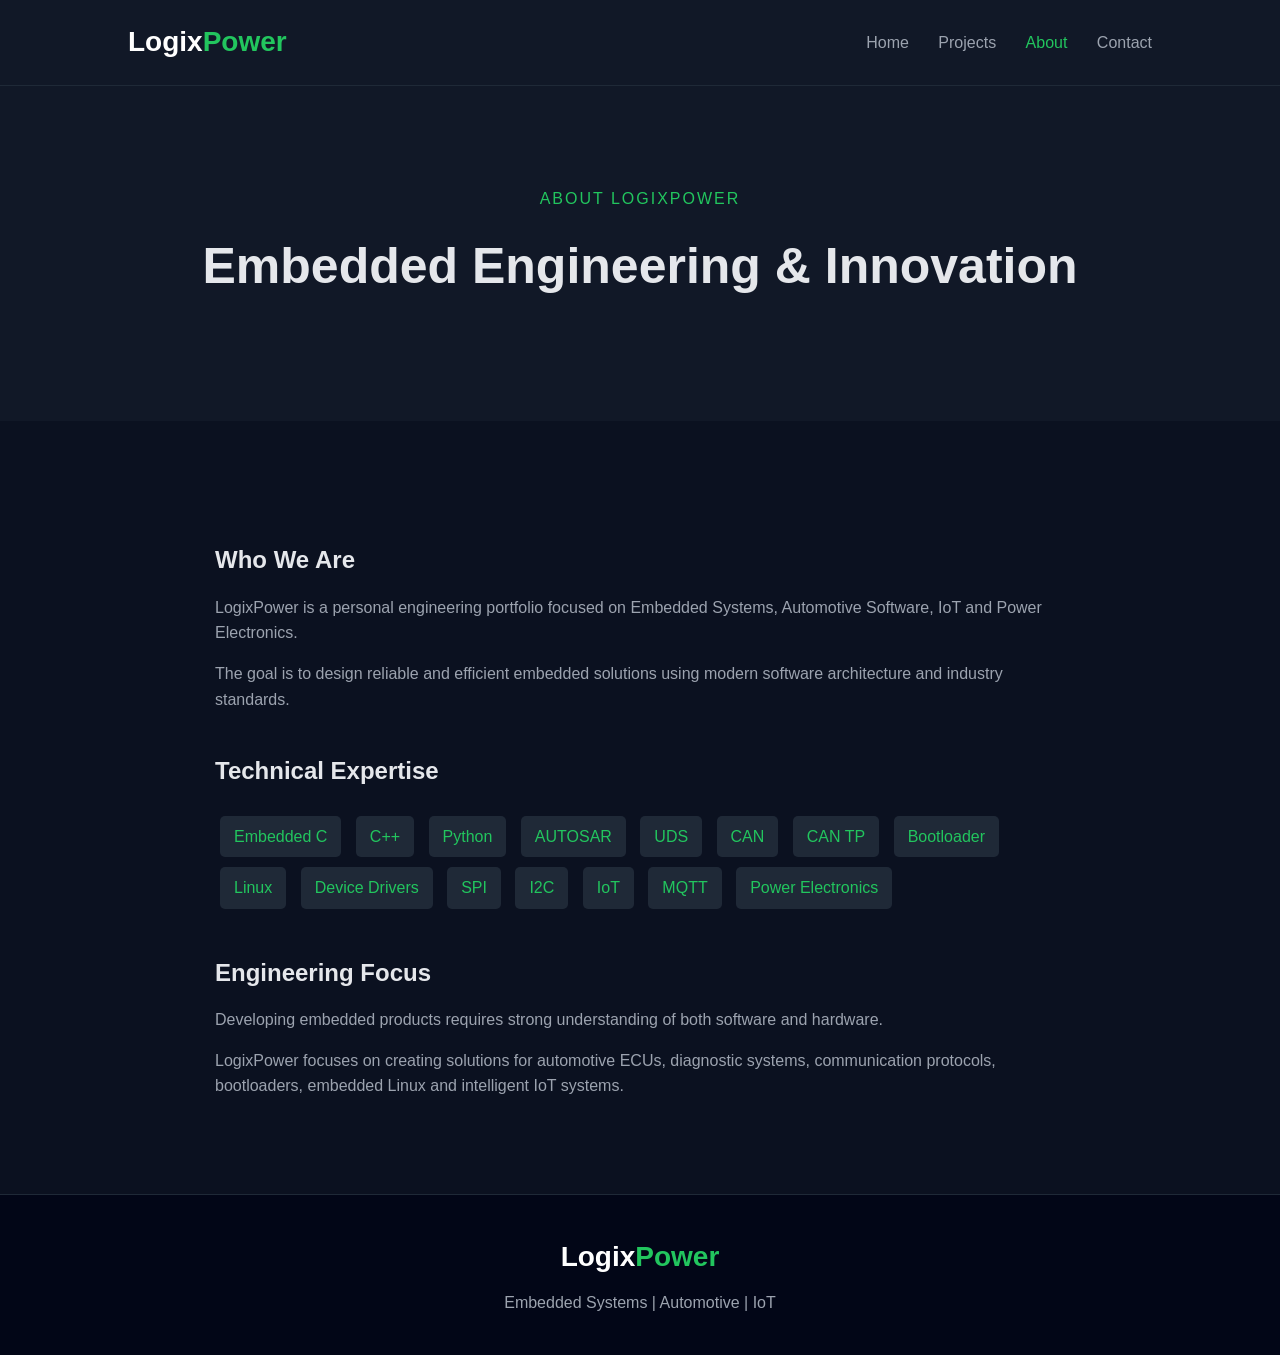
<file: about.html>
<!DOCTYPE html>

<html lang="en">

<head>

    <meta charset="UTF-8">

    <meta name="viewport"
          content="width=device-width, initial-scale=1.0">

    <title>About | LogixPower</title>

    <link rel="stylesheet"
          href="css/style.css">

</head>


<body>


<header class="navbar">

    <div class="logo">

        Logix<span>Power</span>

    </div>


    <nav>

        <a href="index.html">Home</a>

        <a href="projects.html">Projects</a>

        <a href="about.html"
           class="active">
            About
        </a>

        <a href="contact.html">
            Contact
        </a>

    </nav>

</header>



<section class="page-header">

    <p>ABOUT LOGIXPOWER</p>

    <h1>Embedded Engineering & Innovation</h1>

</section>



<section class="section about-section">


<div class="about-content">


<h2>Who We Are</h2>


<p>

    LogixPower is a personal engineering
    portfolio focused on Embedded Systems,
    Automotive Software, IoT and Power Electronics.

</p>


<p>

    The goal is to design reliable and efficient
    embedded solutions using modern software
    architecture and industry standards.

</p>



<h2>Technical Expertise</h2>


<div class="tags large-tags">

    <span>Embedded C</span>

    <span>C++</span>

    <span>Python</span>

    <span>AUTOSAR</span>

    <span>UDS</span>

    <span>CAN</span>

    <span>CAN TP</span>

    <span>Bootloader</span>

    <span>Linux</span>

    <span>Device Drivers</span>

    <span>SPI</span>

    <span>I2C</span>

    <span>IoT</span>

    <span>MQTT</span>

    <span>Power Electronics</span>

</div>



<h2>Engineering Focus</h2>


<p>

    Developing embedded products requires
    strong understanding of both software
    and hardware.

</p>


<p>

    LogixPower focuses on creating solutions
    for automotive ECUs, diagnostic systems,
    communication protocols, bootloaders,
    embedded Linux and intelligent IoT systems.

</p>


</div>


</section>



<footer>

    <div class="logo">

        Logix<span>Power</span>

    </div>


    <p>
        Embedded Systems | Automotive | IoT
    </p>


</footer>


</body>

</html>
</file>
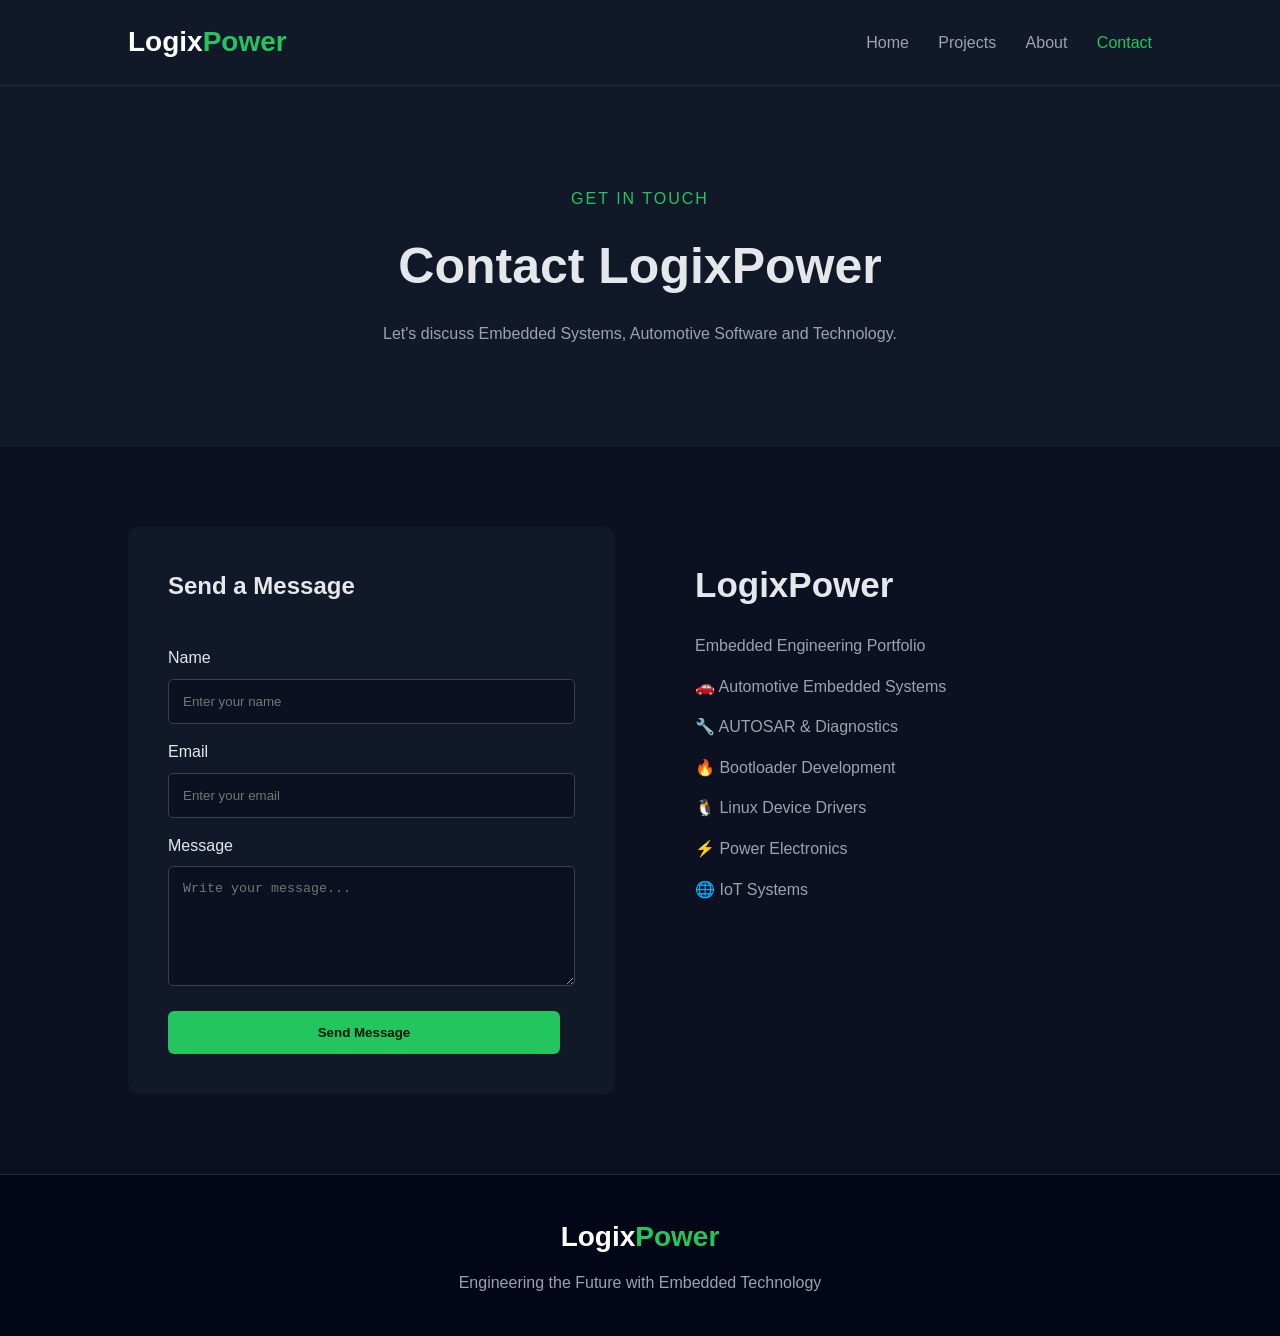
<file: contact.html>
<!DOCTYPE html>

<html lang="en">

<head>

    <meta charset="UTF-8">

    <meta name="viewport"
          content="width=device-width, initial-scale=1.0">

    <title>Contact | LogixPower</title>

    <link rel="stylesheet"
          href="css/style.css">

</head>


<body>


<header class="navbar">

    <div class="logo">

        Logix<span>Power</span>

    </div>


    <nav>

        <a href="index.html">Home</a>

        <a href="projects.html">Projects</a>

        <a href="about.html">About</a>

        <a href="contact.html"
           class="active">
            Contact
        </a>

    </nav>

</header>



<section class="page-header">

    <p>GET IN TOUCH</p>

    <h1>Contact LogixPower</h1>

    <p>
        Let's discuss Embedded Systems,
        Automotive Software and Technology.
    </p>

</section>



<section class="section contact-section">


<div class="contact-box">


<h2>Send a Message</h2>


<form>


<label>Name</label>

<input type="text"
       placeholder="Enter your name">



<label>Email</label>

<input type="email"
       placeholder="Enter your email">



<label>Message</label>

<textarea
placeholder="Write your message..."
rows="6"></textarea>



<button type="submit"
        class="btn primary-btn">

    Send Message

</button>


</form>


</div>



<div class="contact-info">


<h2>LogixPower</h2>


<p>

    Embedded Engineering Portfolio

</p>


<p>

    🚗 Automotive Embedded Systems

</p>


<p>

    🔧 AUTOSAR & Diagnostics

</p>


<p>

    🔥 Bootloader Development

</p>


<p>

    🐧 Linux Device Drivers

</p>


<p>

    ⚡ Power Electronics

</p>


<p>

    🌐 IoT Systems

</p>


</div>


</section>



<footer>

    <div class="logo">

        Logix<span>Power</span>

    </div>


    <p>
        Engineering the Future with Embedded Technology
    </p>


</footer>


</body>

</html>
</file>
<file: css/style.css>
/* ===============================
   GLOBAL
================================ */

* {
    margin: 0;
    padding: 0;
    box-sizing: border-box;
}


body {

    font-family: Arial, Helvetica, sans-serif;

    background: #0b1120;

    color: #e5e7eb;

    line-height: 1.6;

}


/* ===============================
   NAVIGATION
================================ */

.navbar {

    display: flex;

    justify-content: space-between;

    align-items: center;

    padding: 20px 10%;

    background: #111827;

    border-bottom: 1px solid #1f2937;

}


.logo {

    font-size: 28px;

    font-weight: bold;

    color: white;

}


.logo span {

    color: #22c55e;

}


nav a {

    color: #9ca3af;

    text-decoration: none;

    margin-left: 25px;

    font-size: 16px;

    transition: 0.3s;

}


nav a:hover {

    color: #22c55e;

}


nav .active {

    color: #22c55e;

}


/* ===============================
   HERO
================================ */

.hero {

    min-height: 80vh;

    display: flex;

    align-items: center;

    padding: 80px 10%;

    background:

    linear-gradient(
        120deg,
        #0b1120,
        #111827
    );

}


.hero-content {

    max-width: 850px;

}


.tag {

    color: #22c55e;

    font-size: 14px;

    letter-spacing: 2px;

    margin-bottom: 20px;

}


.hero h1 {

    font-size: 60px;

    line-height: 1.1;

    margin-bottom: 25px;

}


.hero h1 span {

    color: #22c55e;

}


.hero-text {

    font-size: 19px;

    color: #9ca3af;

    max-width: 700px;

}


/* ===============================
   BUTTONS
================================ */

.hero-buttons {

    margin-top: 35px;

}


.btn {

    display: inline-block;

    padding: 14px 28px;

    text-decoration: none;

    border-radius: 6px;

    margin-right: 15px;

    font-weight: bold;

}


.primary-btn {

    background: #22c55e;

    color: #04130a;

}


.secondary-btn {

    border: 1px solid #22c55e;

    color: #22c55e;

}


/* ===============================
   SECTION
================================ */

.section {

    padding: 80px 10%;

}


.dark-section {

    background: #111827;

}


.section-title {

    text-align: center;

    margin-bottom: 50px;

}


.section-title p {

    color: #22c55e;

    letter-spacing: 2px;

}


.section-title h2 {

    font-size: 38px;

}


/* ===============================
   SKILLS
================================ */

.skills-grid {

    display: grid;

    grid-template-columns:
        repeat(auto-fit, minmax(250px, 1fr));

    gap: 25px;

}


.skill-card {

    background: #111827;

    padding: 30px;

    border-radius: 10px;

    border: 1px solid #1f2937;

}


.skill-card h3 {

    margin-bottom: 15px;

}


.skill-card p {

    color: #9ca3af;

}


/* ===============================
   PROJECTS
================================ */

.project-grid {

    display: grid;

    grid-template-columns:
        repeat(auto-fit, minmax(280px, 1fr));

    gap: 30px;

}


.project-card {

    background: #0b1120;

    border-radius: 10px;

    overflow: hidden;

    border: 1px solid #1f2937;

}


.project-card img {

    width: 100%;

    height: 200px;

    object-fit: cover;

}


.project-content {

    padding: 25px;

}


.project-content h3 {

    margin-bottom: 15px;

}


.project-content p {

    color: #9ca3af;

    margin-bottom: 20px;

}


.project-content a {

    color: #22c55e;

    text-decoration: none;

}


/* ===============================
   PAGE HEADER
================================ */

.page-header {

    text-align: center;

    padding: 100px 10%;

    background: #111827;

}


.page-header p:first-child {

    color: #22c55e;

    letter-spacing: 2px;

}


.page-header h1 {

    font-size: 50px;

    margin: 15px 0;

}


.page-header p {

    color: #9ca3af;

}


/* ===============================
   PROJECT DETAILS
================================ */

.project-detail {

    display: grid;

    grid-template-columns:
        1fr 1fr;

    gap: 50px;

    margin-bottom: 100px;

    align-items: center;

}


.project-detail img {

    width: 100%;

    border-radius: 10px;

}


.project-detail h2 {

    font-size: 35px;

    margin-bottom: 20px;

}


.project-detail h3 {

    margin-top: 25px;

    margin-bottom: 10px;

}


.project-detail li {

    margin-left: 20px;

    color: #9ca3af;

}


/* ===============================
   TAGS
================================ */

.tags {

    margin-top: 20px;

}


.tags span {

    display: inline-block;

    background: #1f2937;

    color: #22c55e;

    padding: 8px 14px;

    margin: 5px;

    border-radius: 5px;

}


.large-tags span {

    font-size: 16px;

}


/* ===============================
   ABOUT
================================ */

.about-content {

    max-width: 850px;

    margin: auto;

}


.about-content h2 {

    margin-top: 40px;

    margin-bottom: 15px;

}


.about-content p {

    color: #9ca3af;

    margin-bottom: 15px;

}


/* ===============================
   CONTACT
================================ */

.contact-section {

    display: grid;

    grid-template-columns:
        1fr 1fr;

    gap: 50px;

}


.contact-box {

    background: #111827;

    padding: 40px;

    border-radius: 10px;

}


.contact-box h2 {

    margin-bottom: 25px;

}


form {

    display: flex;

    flex-direction: column;

}


label {

    margin-top: 15px;

}


input,
textarea {

    padding: 14px;

    margin-top: 8px;

    background: #0b1120;

    border: 1px solid #374151;

    color: white;

    border-radius: 5px;

}


button {

    border: none;

    margin-top: 25px;

    cursor: pointer;

}


.contact-info {

    padding: 30px;

}


.contact-info h2 {

    font-size: 35px;

    margin-bottom: 20px;

}


.contact-info p {

    margin-bottom: 15px;

    color: #9ca3af;

}


/* ===============================
   FOOTER
================================ */

footer {

    text-align: center;

    padding: 40px;

    background: #020617;

    border-top: 1px solid #1f2937;

}


footer p {

    color: #9ca3af;

    margin-top: 10px;

}


.copyright {

    font-size: 13px;

}


/* ===============================
   MOBILE
================================ */

@media(max-width: 768px) {

    .navbar {

        flex-direction: column;

        gap: 15px;

    }


    nav a {

        margin: 8px;

    }


    .hero h1 {

        font-size: 40px;

    }


    .project-detail {

        grid-template-columns: 1fr;

    }


    .contact-section {

        grid-template-columns: 1fr;

    }


    .page-header h1 {

        font-size: 35px;

    }

}
</file>
